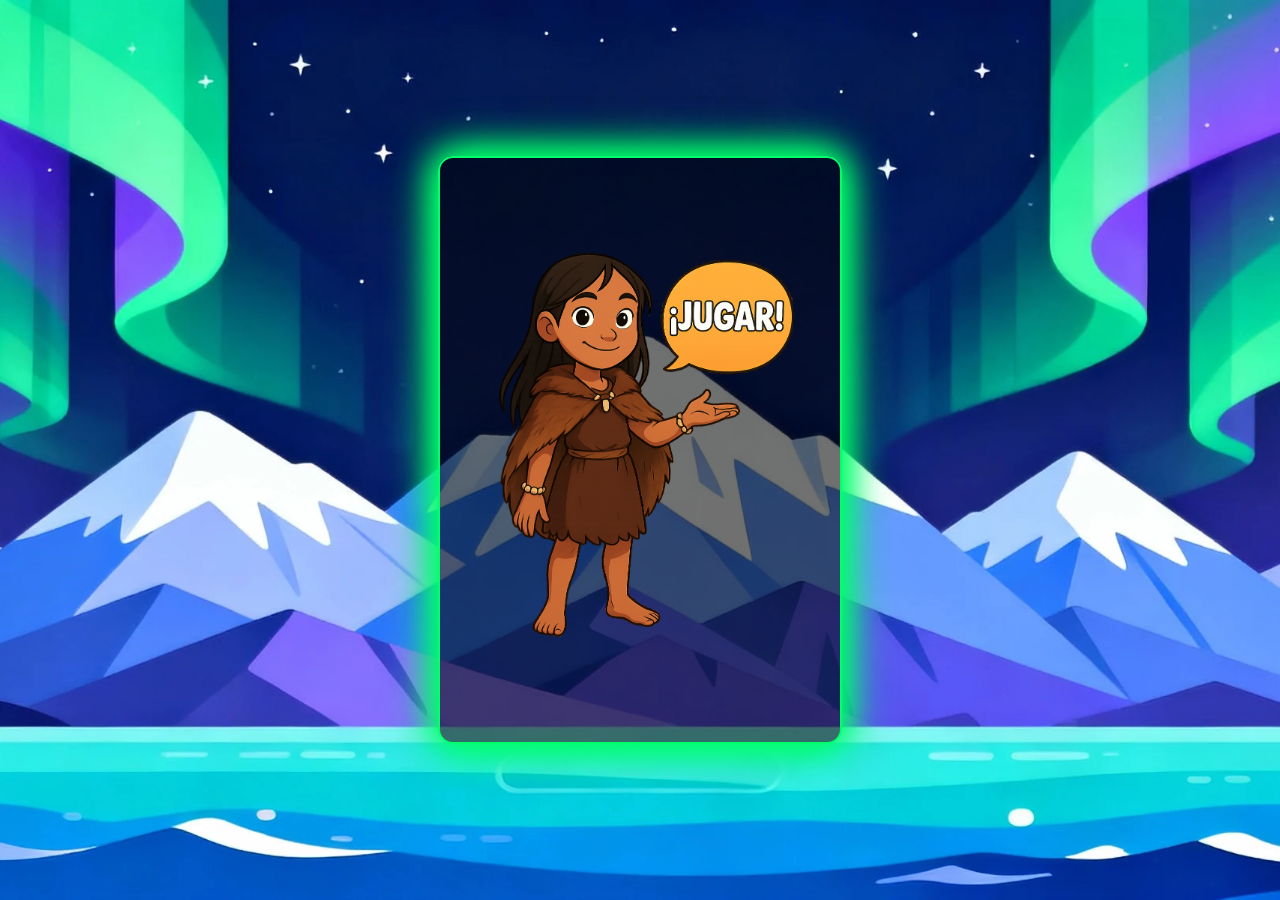
<file: index.html>
<!DOCTYPE html>
<html lang="es">
  <head>
    <meta charset="UTF-8" />
    <meta name="viewport" content="width=device-width, initial-scale=1.0" />
    <title>Ushuaia Ciudad Segura - Bienvenida</title>
    <link rel="stylesheet" href="style-index.css" />
  </head>
  <body>
    <div id="start-screen" class="screen active">
      <img
        src="assets/images-logos/imagen-start-game.png"
        alt="Inicio del Juego"
        id="start-img-btn"
      />
    </div>
    <script src="script-index.js"></script>
  </body>
</html>
</file>
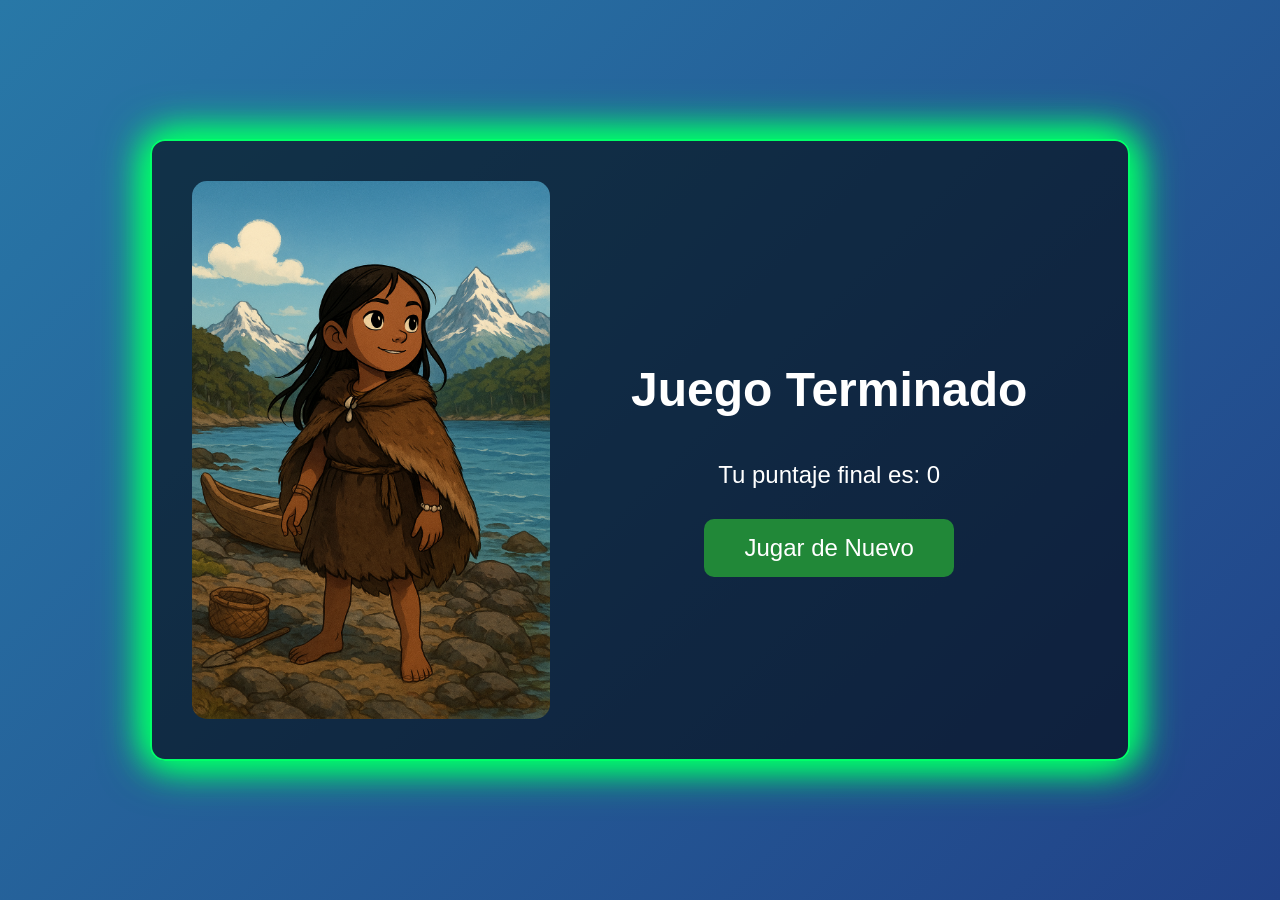
<file: conclusion.html>
<!DOCTYPE html>
<html lang="es">
  <head>
    <meta charset="UTF-8" />
    <meta name="viewport" content="width=device-width, initial-scale=1.0" />
    <title>Ushuaia Ciudad Segura - Conclusión</title>
    <link rel="stylesheet" href="style-conclusion.css" />
  </head>
  <body>
    <div id="end-screen" class="screen active">
      <img
        src="assets/images-logos/imagen-final.png"
        alt="Fin del Juego"
        id="end-img-btn"
      />
      <div id="right-column">
        <h2>Juego Terminado</h2>
        <p id="final-score">Tu puntaje final es: 0</p>
        <button id="restart-btn">Jugar de Nuevo</button>
      </div>
    </div>
    <script src="script-conclusion.js"></script>
  </body>
</html>
</file>
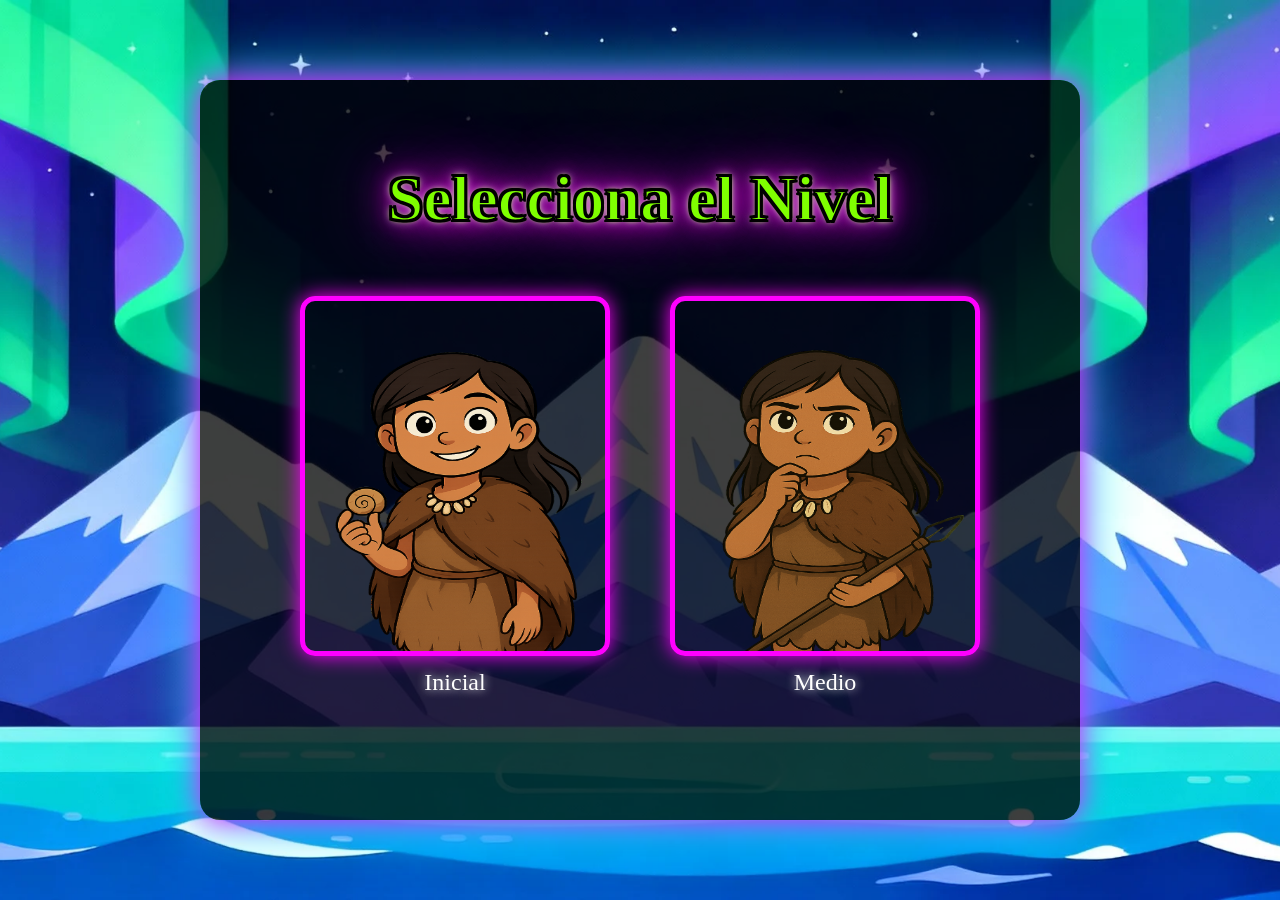
<file: level.html>
<!DOCTYPE html>
<html lang="en">
  <head>
    <meta charset="UTF-8" />
    <meta name="viewport" content="width=device-width, initial-scale=1.0" />
    <title>Juego de Preguntas</title>
    <link rel="preconnect" href="https://fonts.googleapis.com" />
    <link rel="preconnect" href="https://fonts.gstatic.com" crossorigin />
    <link
      href="https://fonts.googleapis.com/css2?family=Bangers&display=swap"
      rel="stylesheet"
    />
    <link rel="stylesheet" href="style-level.css" />
  </head>
  <body>
    <div class="container">
      <div class="content">
        <h1>Selecciona el Nivel</h1>
        <div class="level-selection">
          <div class="level-option" id="level-1">
            <img
              src="/assets/images-logos/imagen-nivel-inicial.png"
              alt="Nivel Inicial"
            />
            <p>Inicial</p>
          </div>
          <div class="level-option" id="level-2">
            <img
              src="/assets/images-logos/imagen-nivel-medio.png"
              alt="Nivel Medio"
            />
            <p>Medio</p>
          </div>
        </div>
      </div>
    </div>
    <script src="script-level.js"></script>
  </body>
</html>
</file>
<file: style-index.css>
/* Styles for the welcome page */
/* Actualizo el fondo del index con un gradiente atractivo */
body,
html,
#app {
  height: 100%;
  margin: 0;
  font-family: "Arial", sans-serif;
  color: white;
}

body {
  background-image: url("./assets/images-logos/imagen-back-game.webp");
  background-size: cover;
  background-position: center;
  background-repeat: no-repeat;
  height: 100vh;
  display: flex;
  justify-content: center;
  align-items: center;
}

#start-screen {
  text-align: center;
  background: rgba(0, 0, 0, 0.555);
  padding: 40px;
  border-radius: 15px;
  border: 2px solid #00ff6a; /* Añade un borde para un aspecto más definido */
  box-shadow: 0 0 30px #00ff6a, 0 0 40px #00ff6a, 0 0 50px #00ff6a; /* Efecto de neón */
  animation: glow 2s infinite; /* Aplica la animación de brillo */
}

#start-screen img {
  max-width: 480px;
  max-height: 30em;
  margin-bottom: 20px;
  border-radius: 15px;
  cursor: pointer;
  transition: transform 0.3s ease;
}

#start-screen img:hover {
  transform: scale(1.1);
}

#start-screen h1 {
  font-size: 3em;
  margin-bottom: 20px;
  text-shadow: 0 0 10px #00ff6a, 0 0 20px #00ff6a, 0 0 30px #00ff6a; /* Efecto de neón para el texto */
}

#start-screen p {
  font-size: 1.5em;
  margin-bottom: 30px;
}

#start-btn {
  font-size: 1.5em;
  padding: 15px 40px;
  border: none;
  border-radius: 10px;
  background-color: #00ff6a;
  color: black;
  cursor: pointer;
  transition: background-color 0.3s ease;
}

#start-btn:hover {
  background-color: #04a748;
}

#start-screen {
  animation: glow 2s infinite ease-in-out;
}

@keyframes glow {
  0% {
    box-shadow: 0 0 20px #00ff6a;
  }
  50% {
    box-shadow: 0 0 40px #00ff6a, 0 0 50px #00ff6a;
  }
  100% {
    box-shadow: 0 0 20px #00ff6a;
  }
}

#start-btn:hover {
  background-color: #04a748;
}
</file>
<file: style-conclusion.css>
/* Styles for the conclusion page */
body {
  font-family: Arial, sans-serif;
  background: linear-gradient(135deg, #2878a7, #214288);
  color: white;
  display: flex;
  justify-content: center;
  align-items: center;
  height: 100vh;
  margin: 0;
}

/* Modificaciones clave para #end-screen: Flexbox */
#end-screen {
  /* Aumentamos el tamaño del contenedor para alojar las dos columnas */
  width: 70%; /* Por ejemplo, para que tenga suficiente espacio */
  max-width: 1000px; /* Limita el ancho en pantallas grandes */
  height: auto; /* Ajusta la altura según el contenido */
  min-height: 50%; /* Asegura un tamaño mínimo */

  display: flex; /* Habilita Flexbox */
  flex-direction: row; /* Asegura que los hijos (imagen y columna derecha) estén en fila */
  align-items: center; /* Alinea verticalmente los items (imagen y columna) al centro */

  text-align: center;
  background: rgba(0, 0, 0, 0.555);
  padding: 40px;
  border-radius: 15px;
  border: 2px solid #00ff6a;
  box-shadow: 0 0 30px #00ff6a, 0 0 40px #00ff6a, 0 0 50px #00ff6a;
  animation: glow 2s infinite ease-in-out;
}

/* Estilos para la columna de la derecha */
#right-column {
  flex-grow: 1; /* Permite que ocupe todo el espacio restante */
  display: flex; /* Habilita Flexbox para centrar sus propios hijos */
  flex-direction: column; /* Apila los hijos (H2, P, Button) verticalmente */
  justify-content: center; /* Centra los hijos verticalmente dentro de esta columna */
  align-items: center; /* Centra los hijos horizontalmente */
  text-align: center; /* Asegura que el texto dentro de los elementos esté centrado */
  padding-left: 20px; /* Un poco de espacio entre la imagen y el contenido */
}

#end-screen img {
  /* Estilos para la imagen (columna izquierda) */
  max-width: 40%; /* La imagen ocupa el 40% del ancho del contenedor */
  height: auto;
  border-radius: 15px;
  cursor: pointer;
  transition: transform 0.3s ease;
  /* Eliminamos margin-bottom que no es necesario con flexbox */
  /* margin-bottom: 20px; */
}

#end-screen img:hover {
  transform: scale(1.05); /* Reducí la escala de hover para que no se salga */
}

/* El resto de los estilos los puedes mantener como están, 
   ya que el centrado horizontal para el texto y botones 
   se maneja en #right-column */

#end-screen h2 {
  font-size: 3em;
  margin-bottom: 20px;
}

#final-score {
  font-size: 1.5em;
  margin-bottom: 30px;
}

#restart-btn {
  font-size: 1.5em;
  padding: 15px 40px;
  border: none;
  border-radius: 10px;
  background-color: #218838;
  color: white;
  cursor: pointer;
  transition: background-color 0.3s ease;
}

#restart-btn:hover {
  background-color: #1e7e34;
}

/* Otros estilos para texto y botones que pueden estar en tu CSS original */
#end-screen h1 {
  font-size: 3em;
  margin-bottom: 20px;
  text-shadow: 0 0 10px #00ff6a, 0 0 20px #00ff6a, 0 0 30px #00ff6a;
}

#end-screen p {
  font-size: 1.5em;
  margin-bottom: 30px;
}

/* ... (mantener estilos de #end-btn si aplica) */

@keyframes glow {
  0% {
    box-shadow: 0 0 20px #00ff6a;
  }
  50% {
    box-shadow: 0 0 40px #00ff6a, 0 0 50px #00ff6a;
  }
  100% {
    box-shadow: 0 0 20px #00ff6a;
  }
}
</file>
<file: style-level.css>
body {
  margin: 0;
  padding: 0;
  font-family: "Bangers", cursive;
  display: flex;
  justify-content: center;
  align-items: center;
  height: 100vh;
  /* Fondo específico para la página de niveles */
  background-image: url("/assets/images-logos/imagen-back-game.webp");
  background-size: cover;
  background-position: center;
  overflow: hidden;
  color: white;
}

.container {
  text-align: center;
}

.content {
  background: rgba(0, 0, 0, 0.753);
  padding: 40px;
  border-radius: 20px;
  box-shadow: 0 0 30px #ff00ff, 0 0 60px #00ffff;
}

.welcome-image {
  width: 200px;
  margin-bottom: 20px;
}

.level-selection {
  display: flex;
  justify-content: center;
  gap: 40px;
  margin: 60px;
}

.level-option {
  cursor: pointer;
  text-align: center;
  transition: transform 0.3s;
}

.level-option:hover {
  transform: scale(1.1);
}

.level-option:nth-child(2) {
  margin-left: 20px;
}

.level-option img {
  width: 300px;
  height: 350px;
  border-radius: 15px;
  border: 5px solid #ff00ff;
  box-shadow: 0 0 20px #ff00ff;
  transition: transform 0.3s, box-shadow 0.3s;
}

.level-option img:hover {
  transform: scale(1.1);
  box-shadow: 0 0 30px #00ffff, 0 0 60px #00ffff;
}

.level-option p {
  font-size: 1.5rem;
  margin-top: 10px;
  color: #fff;
  text-shadow: 0 0 10px #fff;
  font-family: "Press Start 2P", cursive;
}

.content h1 {
  font-size: 4rem;
  margin-bottom: 20px;
  text-align: center;
  color: #7fff00;
  /* Black outline / stroke for the text */
  -webkit-text-stroke: 2px #000; /* works in WebKit browsers (Chrome, Safari) */
  /* Fallback outline using multiple shadows so non-WebKit browsers get a visible border */
  text-shadow: -2px -2px 0 #000, 2px -2px 0 #000, -2px 2px 0 #000,
    2px 2px 0 #000, 0 0 5px #7fff00, 0 0 10px #fff, 0 0 20px #ff00ff,
    0 0 40px #ff00ff, 0 0 80px #ff00ff;
  position: relative;
  font-family: "Press Start 2P", cursive;
  background: linear-gradient(45deg, #ff00ff, #00ffff, #ff00ff, #00ffff);
  -webkit-background-clip: text;
  /* -webkit-text-fill-color: transparent; */
  background-size: 400% 400%;
  /* Run both the glow and the gradient animations (comma-separated) */
  animation: glow 1.5s ease-in-out infinite alternate, gradient 5s ease infinite;
}

@keyframes gradient {
  0% {
    background-position: 0% 50%;
  }
  50% {
    background-position: 100% 50%;
  }
  100% {
    background-position: 0% 50%;
  }
}

@keyframes glow {
  from {
    text-shadow: 0 0 5px #fff, 0 0 10px #fff, 0 0 20px #ff00ff, 0 0 40px #ff00ff,
      0 0 80px #ff00ff;
  }
  to {
    text-shadow: 0 0 10px #fff, 0 0 20px #fff, 0 0 30px #00ffff,
      0 0 50px #00ffff, 0 0 100px #00ffff;
  }
}

@keyframes float {
  0% {
    transform: translateY(0px);
  }
  50% {
    transform: translateY(-20px);
  }
  100% {
    transform: translateY(0px);
  }
}
</file>
